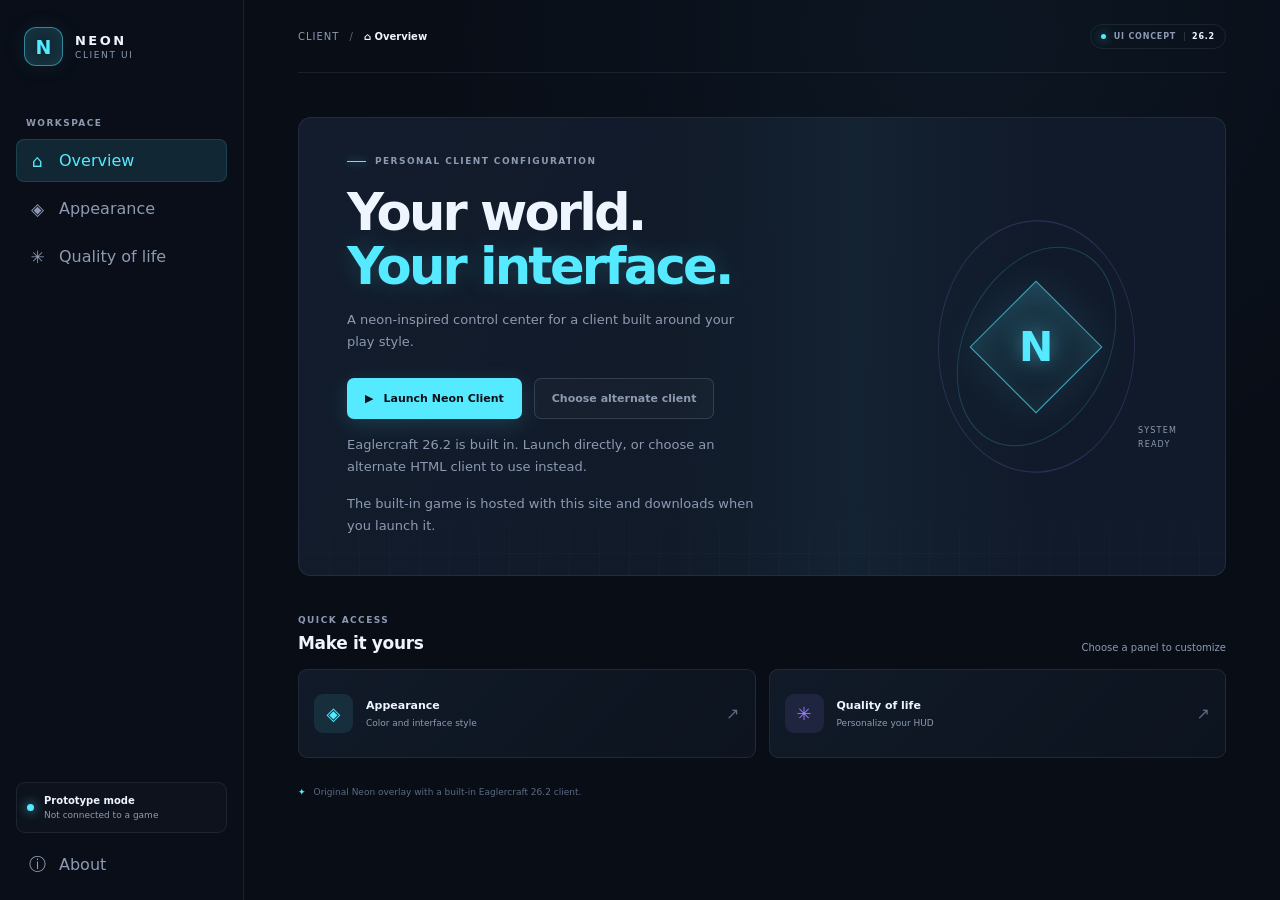
<file: index.html>
<!doctype html>
<html lang="en">
  <head>
    <meta charset="utf-8">
    <meta name="viewport" content="width=device-width, initial-scale=1">
    <meta name="theme-color" content="#090d16">
    <title>Neon Client UI</title>
    <link rel="stylesheet" href="styles.css">
    <script src="storage.js" defer></script>
    <script src="app.js" defer></script>
  </head>
  <body>
    <div class="shell">
      <aside class="sidebar" aria-label="Client navigation">
        <a class="brand" href="#home" data-go="home" aria-label="Neon Client home">
          <span class="brand-mark" aria-hidden="true">N</span>
          <span class="brand-copy">
            <strong>NEON</strong>
            <small>CLIENT UI</small>
          </span>
        </a>

        <div class="nav-label">WORKSPACE</div>
        <nav class="navigation">
          <button class="nav-item is-active" type="button" data-panel="home" aria-current="page">
            <span class="nav-icon" aria-hidden="true">⌂</span>
            <span>Overview</span>
          </button>
          <button class="nav-item" type="button" data-panel="appearance">
            <span class="nav-icon" aria-hidden="true">◈</span>
            <span>Appearance</span>
          </button>
          <button class="nav-item" type="button" data-panel="quality">
            <span class="nav-icon" aria-hidden="true">✳</span>
            <span>Quality of life</span>
          </button>
        </nav>

        <div class="sidebar-bottom">
          <div class="connection-card">
            <span class="status-dot" aria-hidden="true"></span>
            <span>
              <strong>Prototype mode</strong>
              <small>Not connected to a game</small>
            </span>
          </div>
          <button class="nav-item" type="button" data-panel="about">
            <span class="nav-icon" aria-hidden="true">ⓘ</span>
            <span>About</span>
          </button>
        </div>
      </aside>

      <main class="main">
        <header class="topbar">
          <div class="breadcrumb"><span>CLIENT</span><span class="slash">/</span><strong id="current-page">Overview</strong></div>
          <div class="topbar-status">
            <span class="fps-preview" id="fps-preview" hidden>144 <small>FPS</small></span>
            <div class="build-pill"><span class="build-dot" aria-hidden="true"></span> UI CONCEPT <span class="build-version">26.2</span></div>
          </div>
        </header>

        <section class="panel is-visible" id="panel-home" aria-labelledby="welcome-title">
          <div class="hero">
            <div class="hero-copy">
              <div class="eyebrow"><span class="eyebrow-line"></span> PERSONAL CLIENT CONFIGURATION</div>
              <h1 id="welcome-title">Your world.<br><span>Your interface.</span></h1>
              <p>A neon-inspired control center for a client built around your play style.</p>
              <div class="launch-controls">
                <input id="client-file" class="file-input" type="file" accept=".html,.htm,.zip,text/html,application/zip" aria-label="Choose a standalone Eaglercraft client HTML file or ZIP">
                <a class="button button-primary launch-link" id="launch-client" href="game.html" target="_blank" rel="noopener noreferrer">
                  <span aria-hidden="true">▶</span> Launch Neon Client
                </a>
                <button class="button button-secondary" id="choose-client" type="button">Choose alternate client</button>
                <button class="button button-secondary" id="remove-client" type="button" hidden>Use built-in client</button>
              </div>
              <p class="selected-file" id="selected-file" role="status" aria-live="polite">Eaglercraft 26.2 is built in. Launch directly, or choose an alternate HTML client to use instead.</p>
              <p class="selected-file">The built-in game is hosted with this site and downloads when you launch it.</p>
            </div>
            <div class="hero-art" aria-hidden="true">
              <div class="orbit orbit-one"></div>
              <div class="orbit orbit-two"></div>
              <div class="core"><span>N</span></div>
              <div class="art-caption">SYSTEM<br>READY</div>
            </div>
            <div class="hero-grid" aria-hidden="true"></div>
          </div>

          <div class="section-heading">
            <div>
              <div class="eyebrow">QUICK ACCESS</div>
              <h2>Make it yours</h2>
            </div>
            <span class="subtle">Choose a panel to customize</span>
          </div>

          <div class="quick-grid">
            <button class="quick-card" type="button" data-go="appearance">
              <span class="quick-icon icon-cyan" aria-hidden="true">◈</span>
              <span class="quick-content"><strong>Appearance</strong><small>Color and interface style</small></span>
              <span class="card-arrow" aria-hidden="true">↗</span>
            </button>
            <button class="quick-card" type="button" data-go="quality">
              <span class="quick-icon icon-violet" aria-hidden="true">✳</span>
              <span class="quick-content"><strong>Quality of life</strong><small>Personalize your HUD</small></span>
              <span class="card-arrow" aria-hidden="true">↗</span>
            </button>
          </div>

          <footer class="footer-note"><span class="footer-mark" aria-hidden="true">✦</span> Original Neon overlay with a built-in Eaglercraft 26.2 client.</footer>
        </section>

        <section class="panel" id="panel-appearance" aria-labelledby="appearance-title" hidden>
          <div class="page-heading">
            <div class="eyebrow"><span class="eyebrow-line"></span> MAKE IT YOURS</div>
            <h1 id="appearance-title">Appearance</h1>
            <p>Set the accent that lights up your interface.</p>
          </div>
          <div class="settings-card">
            <div class="card-heading">
              <div><h2>Accent color</h2><p>Choose a signal color for highlights and controls.</p></div>
              <span class="tag">THEME</span>
            </div>
            <div class="accent-options" role="group" aria-label="Accent color">
              <button class="accent-choice is-selected" type="button" data-accent="cyan" aria-pressed="true">
                <span class="swatch swatch-cyan" aria-hidden="true"></span><span>Cyan</span><span class="choice-check" aria-hidden="true">✓</span>
              </button>
              <button class="accent-choice" type="button" data-accent="violet" aria-pressed="false">
                <span class="swatch swatch-violet" aria-hidden="true"></span><span>Violet</span><span class="choice-check" aria-hidden="true">✓</span>
              </button>
              <button class="accent-choice" type="button" data-accent="amber" aria-pressed="false">
                <span class="swatch swatch-amber" aria-hidden="true"></span><span>Amber</span><span class="choice-check" aria-hidden="true">✓</span>
              </button>
            </div>
          </div>
          <div class="preview-card">
            <div>
              <span class="tag">LIVE PREVIEW</span>
              <h2>Stay in your element.</h2>
              <p>Accent selection previews across buttons, status lights, and panel details.</p>
            </div>
            <div class="preview-chip"><span class="status-dot" aria-hidden="true"></span> ONLINE</div>
          </div>
        </section>

        <section class="panel" id="panel-quality" aria-labelledby="quality-title" hidden>
          <div class="page-heading">
            <div class="eyebrow"><span class="eyebrow-line"></span> TUNE YOUR SETUP</div>
            <h1 id="quality-title">Quality of life</h1>
            <p>Small interface preferences for a more comfortable session.</p>
          </div>
          <div class="settings-card settings-list">
            <div class="card-heading">
              <div><h2>Interface preferences</h2><p>These controls are a UI demo and do not affect gameplay.</p></div>
              <span class="tag">3 OPTIONS</span>
            </div>
            <label class="setting-row">
              <span class="setting-copy"><strong>Compact HUD</strong><small>Preview a tighter, less distracting layout.</small></span>
              <input class="switch-input" type="checkbox" data-setting="compact-hud" aria-label="Compact HUD">
              <span class="switch" aria-hidden="true"></span>
            </label>
            <label class="setting-row">
              <span class="setting-copy"><strong>Show FPS counter</strong><small>Keep a performance readout visible in the interface.</small></span>
              <input class="switch-input" type="checkbox" data-setting="fps-counter" aria-label="Show FPS counter">
              <span class="switch" aria-hidden="true"></span>
            </label>
            <label class="setting-row">
              <span class="setting-copy"><strong>Reduce motion</strong><small>Use calmer transitions between menu panels.</small></span>
              <input class="switch-input" type="checkbox" data-setting="reduced-motion" aria-label="Reduce motion">
              <span class="switch" aria-hidden="true"></span>
            </label>
          </div>
          <p class="notice-line"><span aria-hidden="true">ⓘ</span> Preferences are temporary in this prototype and reset when the page reloads.</p>
        </section>

        <section class="panel" id="panel-about" aria-labelledby="about-title" hidden>
          <div class="page-heading">
            <div class="eyebrow"><span class="eyebrow-line"></span> PROJECT NOTES</div>
            <h1 id="about-title">About Neon Client</h1>
            <p>An original dark-neon launcher and visual overlay for Eaglercraft 26.2.</p>
          </div>
          <div class="settings-card about-card">
            <span class="about-symbol" aria-hidden="true">N</span>
            <div><h2>Neon launcher and overlay</h2><p>The Eaglercraft 26.2 build is included with permission and runs inside the game view. The ClickGUI adds browser-side visual modules; features that need internal game or renderer hooks are not included.</p></div>
          </div>
        </section>

        <div class="toast" id="toast" role="status" aria-live="polite" hidden></div>
      </main>
    </div>
  </body>
</html>
</file>
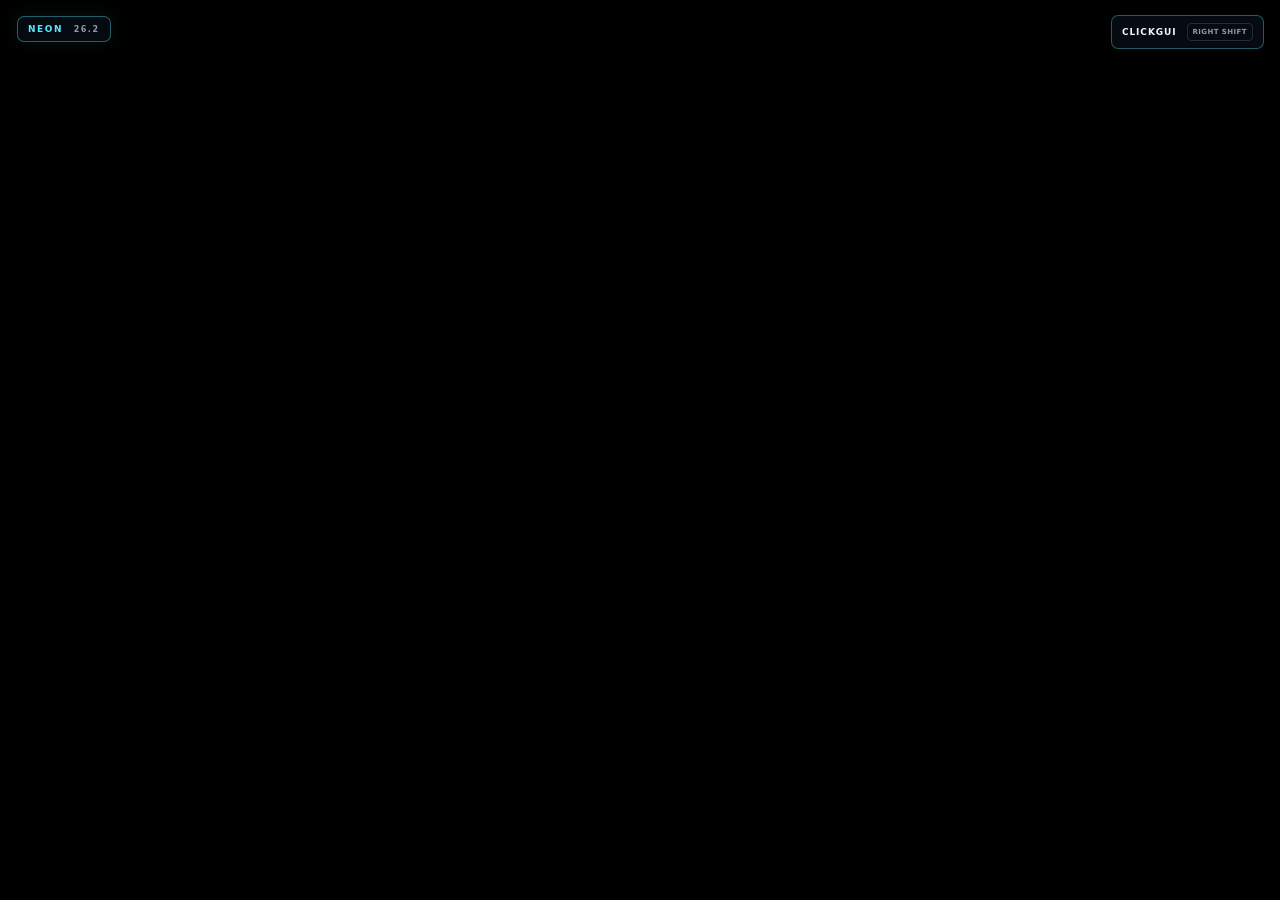
<file: game.html>
<!doctype html>
<html lang="en">
  <head>
    <meta charset="utf-8">
    <meta name="viewport" content="width=device-width, initial-scale=1">
    <meta name="theme-color" content="#090d16">
    <title>Neon Client</title>
    <link rel="stylesheet" href="styles.css">
    <script src="storage.js" defer></script>
    <script src="game.js" defer></script>
  </head>
  <body class="game-page">
    <main class="game-shell">
      <p class="game-loading" id="game-loading" role="status">Loading your saved client…</p>
      <iframe
        class="game-frame"
        id="client-frame"
        title="Eaglercraft 26.2"
        allow="autoplay; clipboard-read; clipboard-write; fullscreen; pointer-lock"
        allowfullscreen
        hidden
      ></iframe>

      <div class="game-badge" id="game-badge" aria-hidden="true">NEON <span>26.2</span></div>
      <button class="gui-trigger" id="gui-trigger" type="button" aria-controls="clickgui" aria-expanded="false">
        CLICKGUI <kbd id="keybind-label">RIGHT SHIFT</kbd>
      </button>

      <div class="clickgui-overlay" id="clickgui" hidden>
        <section class="clickgui-window" role="dialog" aria-modal="true" aria-labelledby="gui-title">
          <aside class="clickgui-sidebar">
            <div class="gui-brand"><span class="gui-brand-icon">N</span><span>NEON<small>CLICKGUI</small></span></div>
            <div class="gui-nav-label">CLIENT</div>
            <nav class="gui-nav" aria-label="ClickGUI sections">
              <button class="gui-nav-item is-active" type="button" data-screen="interface" aria-current="page"><span>◫</span> Interface</button>
              <button class="gui-nav-item" type="button" data-screen="appearance"><span>◈</span> Appearance</button>
            </nav>
            <div class="gui-sidebar-note"><span class="status-dot"></span> Local client loaded</div>
          </aside>

          <div class="clickgui-content">
            <header class="gui-header">
              <div>
                <div class="eyebrow"><span class="eyebrow-line"></span> PERSONAL CLIENT</div>
                <h1 id="gui-title">Interface</h1>
              </div>
              <button class="gui-close" id="close-gui" type="button" aria-label="Close ClickGUI">×</button>
            </header>

            <section class="gui-screen is-active" data-screen-panel="interface" aria-labelledby="interface-title">
              <div class="gui-section-heading">
                <div><h2 id="interface-title">Interface modules</h2><p>Visual controls for the client overlay.</p></div>
                <span class="tag">LOCAL</span>
              </div>
              <div class="gui-module-grid">
                <label class="gui-module">
                  <span class="gui-module-icon">N</span>
                  <span class="gui-module-copy"><strong>Client badge</strong><small>Show the Neon mark over the game.</small></span>
                  <input class="switch-input" type="checkbox" data-pref="showBadge" aria-label="Client badge">
                  <span class="switch" aria-hidden="true"></span>
                </label>
                <label class="gui-module">
                  <span class="gui-module-icon">▱</span>
                  <span class="gui-module-copy"><strong>Compact ClickGUI</strong><small>Use a smaller settings panel.</small></span>
                  <input class="switch-input" type="checkbox" data-pref="compactGui" aria-label="Compact ClickGUI">
                  <span class="switch" aria-hidden="true"></span>
                </label>
                <label class="gui-module">
                  <span class="gui-module-icon">◌</span>
                  <span class="gui-module-copy"><strong>Reduce motion</strong><small>Minimize overlay transitions.</small></span>
                  <input class="switch-input" type="checkbox" data-pref="reducedMotion" aria-label="Reduce motion">
                  <span class="switch" aria-hidden="true"></span>
                </label>
                <label class="gui-module">
                  <span class="gui-module-icon">⌨</span>
                  <span class="gui-module-copy"><strong>Keystrokes HUD</strong><small>Show movement and mouse inputs.</small></span>
                  <input class="switch-input" type="checkbox" data-pref="showKeystrokes" aria-label="Keystrokes HUD">
                  <span class="switch" aria-hidden="true"></span>
                </label>
                <label class="gui-module">
                  <span class="gui-module-icon">◉</span>
                  <span class="gui-module-copy"><strong>CPS counter</strong><small>Count your own left and right clicks.</small></span>
                  <input class="switch-input" type="checkbox" data-pref="showCps" aria-label="CPS counter">
                  <span class="switch" aria-hidden="true"></span>
                </label>
                <label class="gui-module">
                  <span class="gui-module-icon">▥</span>
                  <span class="gui-module-copy"><strong>FPS estimate</strong><small>Show the browser's current frame rate.</small></span>
                  <input class="switch-input" type="checkbox" data-pref="showFps" aria-label="FPS estimate">
                  <span class="switch" aria-hidden="true"></span>
                </label>
                <label class="gui-module">
                  <span class="gui-module-icon">⊕</span>
                  <span class="gui-module-copy"><strong>Custom crosshair</strong><small>Draw an overlay crosshair at screen center.</small></span>
                  <input class="switch-input" type="checkbox" data-pref="showCrosshair" aria-label="Custom crosshair">
                  <span class="switch" aria-hidden="true"></span>
                </label>
              </div>
              <div class="keybind-row">
                <span><strong>Open ClickGUI</strong><small>Change the key that opens this menu.</small></span>
                <button class="keybind-button" id="keybind-button" type="button">RIGHT SHIFT</button>
              </div>
              <div class="crosshair-settings">
                <div class="crosshair-heading"><strong>Custom crosshair</strong><small>Drawn by the overlay; choose a style and color.</small></div>
                <div class="crosshair-controls">
                  <label>Style
                    <select id="crosshair-style">
                      <option value="dot">Dot</option>
                      <option value="circle">Circle</option>
                      <option value="dynamic">Dynamic</option>
                      <option value="t">T-shape</option>
                    </select>
                  </label>
                  <label>Color <input id="crosshair-color" type="color" value="#55eaff" aria-label="Crosshair color"></label>
                  <label>Size <input id="crosshair-size" type="range" min="3" max="12" value="5" aria-label="Crosshair size"></label>
                </div>
              </div>
              <details class="unavailable-modules">
                <summary>Game integration required <span>These need internal client hooks</span></summary>
                <div class="unavailable-grid">
                  <div><strong>Fullbright, zoom, culling, low fire, clear water</strong><small>Requires renderer, lighting, and FOV controls.</small></div>
                  <div><strong>Ping, armor, potion, coordinates, direction HUDs</strong><small>Requires live network and player-state access.</small></div>
                  <div><strong>ToggleSprint / ToggleSneak</strong><small>Requires client movement input integration.</small></div>
                  <div><strong>Totem counter and pop tracker</strong><small>Requires inventory and entity-status events.</small></div>
                  <div><strong>Chat macros</strong><small>Requires a chat API; sending synthetic chat is intentionally not used.</small></div>
                  <div><strong>Crystal delay and anchor indicator</strong><small>Requires entity targeting and world interaction hooks.</small></div>
                  <div><strong>Player / mob hitbox outlines</strong><small>Requires entity bounds and renderer access.</small></div>
                  <div><strong>Capes, wings, custom menu, server list</strong><small>Requires client model, menu, and connection integration.</small></div>
                  <div><strong>Texture pack manager</strong><small>Browser storage alone cannot apply packs without client support.</small></div>
                </div>
              </details>
            </section>

            <section class="gui-screen" data-screen-panel="appearance" aria-labelledby="appearance-title" hidden>
              <div class="gui-section-heading">
                <div><h2 id="appearance-title">Themes</h2><p>Pick a preset or design your own color theme.</p></div>
                <span class="tag">THEME</span>
              </div>
              <div class="gui-accent-options" role="group" aria-label="Accent color">
                <button class="gui-accent" type="button" data-accent="cyan" aria-pressed="false"><span class="swatch" style="--swatch-color:#55eaff"></span>Cyan<span class="choice-check">✓</span></button>
                <button class="gui-accent" type="button" data-accent="violet" aria-pressed="false"><span class="swatch" style="--swatch-color:#ae8bff"></span>Violet<span class="choice-check">✓</span></button>
                <button class="gui-accent" type="button" data-accent="amber" aria-pressed="false"><span class="swatch" style="--swatch-color:#ffc567"></span>Amber<span class="choice-check">✓</span></button>
                <button class="gui-accent" type="button" data-accent="lime" aria-pressed="false"><span class="swatch" style="--swatch-color:#9bff75"></span>Lime<span class="choice-check">✓</span></button>
                <button class="gui-accent" type="button" data-accent="rose" aria-pressed="false"><span class="swatch" style="--swatch-color:#ff6b9b"></span>Rose<span class="choice-check">✓</span></button>
                <button class="gui-accent" type="button" data-accent="ice" aria-pressed="false"><span class="swatch" style="--swatch-color:#75a7ff"></span>Ice<span class="choice-check">✓</span></button>
                <button class="gui-accent" type="button" data-accent="custom" aria-pressed="false"><span class="swatch" id="custom-theme-swatch" style="--swatch-color:#55eaff"></span><span id="custom-theme-name">My theme</span><span class="choice-check">✓</span></button>
              </div>
              <div class="custom-theme-editor">
                <label>Theme name <input id="custom-theme-name-input" type="text" maxlength="24" value="My theme" autocomplete="off"></label>
                <label>Accent color <input id="custom-theme-color" type="color" value="#55eaff" aria-label="Custom theme accent color"></label>
                <button class="keybind-button" id="save-custom-theme" type="button">SAVE MY THEME</button>
              </div>
            </section>

            <footer class="gui-footer"><span id="footer-keybind">Right Shift</span> toggles the ClickGUI <span class="footer-divider">·</span> Settings save in this browser</footer>
          </div>
        </section>
      </div>

      <div class="game-hud" id="game-hud" aria-hidden="true">
        <div class="crosshair crosshair-dot" id="custom-crosshair">
          <i class="crosshair-part top"></i><i class="crosshair-part right"></i>
          <i class="crosshair-part bottom"></i><i class="crosshair-part left"></i>
          <i class="crosshair-part center"></i>
        </div>
        <div class="cps-widget" id="cps-widget" hidden>
          <span>LMB <b id="left-cps">0</b></span><span>RMB <b id="right-cps">0</b></span>
        </div>
        <div class="fps-widget" id="fps-widget" hidden><b id="fps-value">0</b> <span>FPS</span></div>
        <div class="keystrokes-widget" id="keystrokes-widget" hidden>
          <div class="key-row"><kbd data-key="KeyW">W</kbd></div>
          <div class="key-row"><kbd data-key="KeyA">A</kbd><kbd data-key="KeyS">S</kbd><kbd data-key="KeyD">D</kbd></div>
          <div class="key-row"><kbd class="space-key" data-key="Space">SPACE</kbd></div>
          <div class="key-row"><kbd data-key="MouseLeft">LMB</kbd><kbd data-key="MouseRight">RMB</kbd></div>
        </div>
      </div>

      <div class="game-toast" id="game-toast" role="status" aria-live="polite" hidden></div>
    </main>
  </body>
</html>
</file>
<file: styles.css>
:root {
  color-scheme: dark;
  --bg: #090d16;
  --panel: #101725;
  --panel-raised: #131d2d;
  --line: rgba(165, 190, 219, .11);
  --line-bright: rgba(165, 190, 219, .19);
  --text: #eef5ff;
  --muted: #8c9bb2;
  --dim: #5a6b83;
  --accent: #55eaff;
  --accent-rgb: 85, 234, 255;
  --accent-soft: rgba(var(--accent-rgb), .12);
  --violet: #9c7cff;
  --amber: #ffbf5b;
  font-family: Inter, ui-sans-serif, system-ui, -apple-system, BlinkMacSystemFont, "Segoe UI", sans-serif;
}

:root[data-accent="violet"] {
  --accent: #ae8bff;
  --accent-rgb: 174, 139, 255;
}

:root[data-accent="amber"] {
  --accent: #ffc567;
  --accent-rgb: 255, 197, 103;
}

:root[data-accent="lime"] {
  --accent: #9bff75;
  --accent-rgb: 155, 255, 117;
}

:root[data-accent="rose"] {
  --accent: #ff6b9b;
  --accent-rgb: 255, 107, 155;
}

:root[data-accent="ice"] {
  --accent: #75a7ff;
  --accent-rgb: 117, 167, 255;
}

* { box-sizing: border-box; }

body {
  min-width: 320px;
  min-height: 100vh;
  margin: 0;
  background:
    radial-gradient(ellipse at 75% 4%, rgba(35, 92, 130, .11), transparent 34rem),
    var(--bg);
  color: var(--text);
}

button { font: inherit; }

.shell { min-height: 100vh; }

.sidebar {
  position: fixed;
  inset: 0 auto 0 0;
  z-index: 2;
  display: flex;
  width: 244px;
  flex-direction: column;
  padding: 27px 16px 18px;
  border-right: 1px solid var(--line);
  background: rgba(10, 15, 25, .92);
}

.brand { display: flex; align-items: center; gap: 12px; padding: 0 8px; color: var(--text); text-decoration: none; }
.brand-mark, .about-symbol {
  display: grid;
  place-items: center;
  width: 39px;
  height: 39px;
  border: 1px solid rgba(var(--accent-rgb), .5);
  border-radius: 12px;
  background: var(--accent-soft);
  box-shadow: inset 0 0 18px rgba(var(--accent-rgb), .1), 0 0 24px rgba(var(--accent-rgb), .08);
  color: var(--accent);
  font-size: 19px;
  font-weight: 800;
}

.brand-copy { display: grid; gap: 2px; }
.brand-copy strong { font-size: 13px; letter-spacing: .19em; }
.brand-copy small { color: var(--muted); font-size: 9px; letter-spacing: .18em; }
.nav-label, .eyebrow, .tag { color: var(--muted); font-size: 9px; font-weight: 700; letter-spacing: .16em; }
.nav-label { margin: 52px 10px 11px; }
.navigation { display: grid; gap: 5px; }
.nav-item {
  display: flex;
  width: 100%;
  align-items: center;
  gap: 12px;
  min-height: 43px;
  padding: 0 11px;
  border: 1px solid transparent;
  border-radius: 8px;
  background: transparent;
  color: var(--muted);
  text-align: left;
  cursor: pointer;
  transition: color .18s ease, background .18s ease, border-color .18s ease;
}

.nav-item:hover { border-color: var(--line); background: rgba(255,255,255,.025); color: var(--text); }
.nav-item.is-active { border-color: rgba(var(--accent-rgb), .13); background: var(--accent-soft); color: var(--accent); }
.nav-icon { display: grid; width: 19px; place-items: center; font-size: 17px; }
.sidebar-bottom { display: grid; gap: 13px; margin-top: auto; }
.connection-card { display: flex; align-items: center; gap: 10px; padding: 12px 10px; border: 1px solid var(--line); border-radius: 9px; background: rgba(255,255,255,.018); }
.connection-card strong, .connection-card small { display: block; }
.connection-card strong { font-size: 10px; font-weight: 650; }
.connection-card small { margin-top: 4px; color: var(--muted); font-size: 9px; }
.status-dot, .build-dot { width: 7px; height: 7px; flex: 0 0 auto; border-radius: 50%; background: var(--accent); box-shadow: 0 0 11px rgba(var(--accent-rgb), .9); }
.sidebar-bottom .nav-item { min-height: 36px; }

.main { min-height: 100vh; margin-left: 244px; padding: 0 54px 35px; }
.topbar { display: flex; height: 73px; align-items: center; justify-content: space-between; border-bottom: 1px solid var(--line); }
.topbar-status { display: flex; align-items: center; gap: 12px; }
.fps-preview { color: var(--accent); font-size: 10px; font-variant-numeric: tabular-nums; }
.fps-preview small { color: var(--muted); font-size: 8px; letter-spacing: .1em; }
.breadcrumb { display: flex; align-items: center; gap: 10px; color: var(--muted); font-size: 10px; letter-spacing: .1em; }
.breadcrumb strong { color: var(--text); font-weight: 550; letter-spacing: 0; }
.slash { color: var(--dim); }
.build-pill { display: flex; align-items: center; gap: 8px; padding: 7px 10px; border: 1px solid var(--line); border-radius: 99px; color: var(--muted); font-size: 8px; font-weight: 700; letter-spacing: .1em; }
.build-dot { width: 5px; height: 5px; }
.build-version { padding-left: 7px; border-left: 1px solid var(--line-bright); color: var(--text); }
.panel { max-width: 1020px; margin: 0 auto; padding-top: 44px; }
.panel[hidden] { display: none; }
.hero { position: relative; display: flex; min-height: 326px; overflow: hidden; align-items: center; justify-content: space-between; padding: 38px 48px; border: 1px solid var(--line); border-radius: 13px; background: linear-gradient(110deg, #121c2c 0%, #111a29 52%, #101a2a 100%); }
.hero::before { position: absolute; inset: 0; background: linear-gradient(90deg, transparent 40%, rgba(var(--accent-rgb), .04), transparent 80%); content: ""; pointer-events: none; }
.hero-grid { position: absolute; inset: auto 0 0; height: 82px; background-image: linear-gradient(rgba(var(--accent-rgb), .08) 1px, transparent 1px), linear-gradient(90deg, rgba(var(--accent-rgb), .08) 1px, transparent 1px); background-size: 30px 30px; mask-image: linear-gradient(transparent, black); opacity: .46; pointer-events: none; }
.hero-copy { position: relative; z-index: 1; max-width: 460px; }
.eyebrow { display: flex; align-items: center; gap: 9px; }
.eyebrow-line { display: inline-block; width: 19px; height: 1px; background: var(--accent); box-shadow: 0 0 8px rgba(var(--accent-rgb), .7); }
h1, h2, p { margin: 0; }
.hero h1, .page-heading h1 { margin-top: 19px; font-size: clamp(35px, 4vw, 52px); font-weight: 700; letter-spacing: -.055em; line-height: 1.06; }
.hero h1 span { color: var(--accent); text-shadow: 0 0 24px rgba(var(--accent-rgb), .2); }
.hero-copy p, .page-heading p { max-width: 410px; margin-top: 15px; color: var(--muted); font-size: 13px; line-height: 1.7; }
.button { display: inline-flex; min-height: 41px; align-items: center; justify-content: center; gap: 10px; margin-top: 25px; padding: 0 17px; border: 1px solid transparent; border-radius: 7px; font-size: 11px; font-weight: 700; cursor: pointer; transition: transform .18s ease, box-shadow .18s ease, background .18s ease; }
.button:hover { transform: translateY(-1px); }
.button-primary { background: var(--accent); box-shadow: 0 5px 22px rgba(var(--accent-rgb), .16); color: #081018; }
.button-primary:hover { box-shadow: 0 7px 28px rgba(var(--accent-rgb), .28); }
.launch-controls { display: flex; flex-wrap: wrap; align-items: center; gap: 12px; }
.file-input { display: none; }
.launch-link { text-decoration: none; }
.launch-link[aria-disabled="true"] { display: none; }
.download-link { color: var(--muted); font-size: 9px; text-decoration-color: rgba(140, 155, 178, .4); text-underline-offset: 3px; }
.download-link:hover { color: var(--accent); }
.selected-file { min-height: 14px; margin-top: 10px; color: var(--muted); font-size: 9px; }
.hero-art { position: relative; z-index: 1; display: grid; width: 248px; height: 230px; flex: 0 0 auto; place-items: center; margin-right: 17px; }
.core { z-index: 1; display: grid; width: 94px; height: 94px; place-items: center; transform: rotate(45deg); border: 1px solid rgba(var(--accent-rgb), .65); background: linear-gradient(135deg, rgba(var(--accent-rgb), .15), rgba(17, 26, 41, .5)); box-shadow: 0 0 45px rgba(var(--accent-rgb), .12), inset 0 0 32px rgba(var(--accent-rgb), .11); }
.core span { transform: rotate(-45deg); color: var(--accent); font-size: 41px; font-weight: 800; text-shadow: 0 0 23px rgba(var(--accent-rgb), .55); }
.orbit { position: absolute; width: 175px; height: 175px; transform: rotate(-25deg) skew(-20deg); border: 1px solid rgba(var(--accent-rgb), .19); border-radius: 50%; }
.orbit-two { width: 223px; height: 223px; transform: rotate(50deg) skew(14deg); border-color: rgba(156, 124, 255, .2); }
.art-caption { position: absolute; right: -17px; bottom: 10px; color: var(--muted); font-size: 8px; letter-spacing: .15em; line-height: 1.7; }
.section-heading { display: flex; align-items: end; justify-content: space-between; margin: 39px 0 16px; }
.section-heading h2, .card-heading h2, .preview-card h2, .about-card h2 { margin-top: 8px; font-size: 17px; font-weight: 650; letter-spacing: -.02em; }
.subtle { color: var(--muted); font-size: 10px; }
.quick-grid { display: grid; grid-template-columns: repeat(2, minmax(0, 1fr)); gap: 13px; }
.quick-card { display: flex; min-height: 89px; align-items: center; gap: 13px; padding: 15px; border: 1px solid var(--line); border-radius: 9px; background: linear-gradient(135deg, rgba(20, 30, 45, .8), rgba(14, 22, 34, .8)); color: var(--text); text-align: left; cursor: pointer; transition: border-color .18s ease, transform .18s ease, background .18s ease; }
.quick-card:hover { transform: translateY(-2px); border-color: rgba(var(--accent-rgb), .35); background: var(--panel-raised); }
.quick-icon { display: grid; width: 39px; height: 39px; flex: 0 0 auto; place-items: center; border-radius: 9px; font-size: 18px; }
.icon-cyan { background: rgba(var(--accent-rgb), .1); color: var(--accent); }
.icon-violet { background: rgba(156, 124, 255, .11); color: var(--violet); }
.quick-content { display: grid; gap: 6px; }
.quick-content strong { font-size: 11px; font-weight: 650; }
.quick-content small { color: var(--muted); font-size: 9px; }
.card-arrow { margin-left: auto; color: var(--dim); }
.footer-note { display: flex; align-items: center; gap: 8px; margin-top: 29px; color: var(--dim); font-size: 9px; }
.footer-mark { color: var(--accent); }

.page-heading { margin: 12px 0 27px; }
.page-heading h1 { font-size: clamp(32px, 4vw, 43px); }
.page-heading p { margin-top: 11px; }
.settings-card, .preview-card { padding: 23px; border: 1px solid var(--line); border-radius: 10px; background: linear-gradient(135deg, rgba(18, 27, 41, .9), rgba(14, 21, 33, .9)); }
.card-heading { display: flex; align-items: flex-start; justify-content: space-between; gap: 20px; }
.card-heading h2 { margin-top: 0; font-size: 14px; }
.card-heading p, .preview-card p, .about-card p { margin-top: 7px; color: var(--muted); font-size: 10px; line-height: 1.7; }
.tag { padding: 6px 8px; border: 1px solid var(--line); border-radius: 5px; font-size: 8px; white-space: nowrap; }
.accent-options { display: grid; grid-template-columns: repeat(3, minmax(0, 1fr)); gap: 10px; margin-top: 22px; }
.accent-choice { display: flex; min-height: 52px; align-items: center; gap: 10px; padding: 0 12px; border: 1px solid var(--line); border-radius: 7px; background: rgba(255,255,255,.015); color: var(--muted); font-size: 10px; cursor: pointer; }
.accent-choice:hover, .accent-choice.is-selected { border-color: rgba(var(--accent-rgb), .42); background: var(--accent-soft); color: var(--text); }
.swatch { width: 11px; height: 11px; border-radius: 50%; }
.swatch-cyan { background: #55eaff; box-shadow: 0 0 12px rgba(85, 234, 255, .5); }
.swatch-violet { background: #ae8bff; box-shadow: 0 0 12px rgba(174, 139, 255, .5); }
.swatch-amber { background: #ffc567; box-shadow: 0 0 12px rgba(255, 197, 103, .5); }
.choice-check { display: none; margin-left: auto; color: var(--accent); }
.accent-choice.is-selected .choice-check { display: inline; }
.preview-card { display: flex; align-items: center; justify-content: space-between; gap: 22px; margin-top: 14px; }
.preview-card h2 { margin-top: 13px; }
.preview-card p { max-width: 420px; }
.preview-chip { display: flex; align-items: center; gap: 8px; padding: 8px 10px; border: 1px solid rgba(var(--accent-rgb), .23); border-radius: 99px; background: var(--accent-soft); color: var(--accent); font-size: 8px; font-weight: 700; letter-spacing: .12em; white-space: nowrap; }
.settings-list { padding-bottom: 4px; }
.setting-row { display: flex; min-height: 72px; align-items: center; gap: 14px; border-bottom: 1px solid var(--line); cursor: pointer; }
.setting-row:last-child { border-bottom: 0; }
.setting-copy { display: grid; gap: 5px; }
.setting-copy strong { font-size: 11px; font-weight: 600; }
.setting-copy small { color: var(--muted); font-size: 9px; }
.switch-input { position: absolute; width: 1px; height: 1px; overflow: hidden; clip: rect(0, 0, 0, 0); white-space: nowrap; clip-path: inset(50%); }
.switch { position: relative; width: 34px; height: 19px; flex: 0 0 auto; margin-left: auto; border: 1px solid var(--line-bright); border-radius: 99px; background: #1b2636; transition: background .18s ease, border-color .18s ease; }
.switch::after { position: absolute; top: 3px; left: 3px; width: 11px; height: 11px; border-radius: 50%; background: #8290a4; content: ""; transition: transform .18s ease, background .18s ease; }
.switch-input:checked + .switch { border-color: rgba(var(--accent-rgb), .6); background: var(--accent-soft); }
.switch-input:checked + .switch::after { transform: translateX(15px); background: var(--accent); box-shadow: 0 0 9px rgba(var(--accent-rgb), .55); }
.switch-input:focus-visible + .switch { outline: 2px solid var(--accent); outline-offset: 3px; }
.notice-line { display: flex; gap: 8px; margin: 16px 2px 0; color: var(--muted); font-size: 9px; }
.notice-line span { color: var(--accent); }
.about-card { display: flex; align-items: center; gap: 17px; }
.about-card h2 { margin-top: 0; font-size: 14px; }
.about-card p { max-width: 650px; }
.toast { position: fixed; right: 24px; bottom: 23px; z-index: 5; max-width: min(390px, calc(100vw - 32px)); padding: 12px 16px; border: 1px solid rgba(var(--accent-rgb), .38); border-radius: 8px; background: #141f2e; box-shadow: 0 10px 36px rgba(0,0,0,.35); color: var(--text); font-size: 11px; }
.toast[hidden] { display: none; }
.button-secondary { border-color: var(--line-bright); background: rgba(255,255,255,.025); color: var(--muted); }
.button-secondary:hover { border-color: rgba(var(--accent-rgb), .35); color: var(--text); }
.button[hidden] { display: none; }

:root[data-compact="true"] .main { padding-right: 34px; padding-left: 34px; }
:root[data-compact="true"] .hero { min-height: 285px; }
:root[data-reduced-motion="true"] *, :root[data-reduced-motion="true"] *::before, :root[data-reduced-motion="true"] *::after { scroll-behavior: auto !important; transition-duration: .01ms !important; animation-duration: .01ms !important; animation-iteration-count: 1 !important; }

.game-page { overflow: hidden; background: #05070b; }
.game-shell { position: fixed; inset: 0; overflow: hidden; background: #05070b; }
.game-frame { position: absolute; inset: 0; display: block; width: 100%; height: 100%; border: 0; background: #000; }
.game-frame[hidden] { display: none; }
.game-loading { position: absolute; top: 50%; left: 50%; width: min(420px, calc(100vw - 32px)); transform: translate(-50%, -50%); color: var(--muted); font-size: 13px; line-height: 1.7; text-align: center; }
.game-loading a { color: var(--accent); }
.game-badge { position: absolute; top: 16px; left: 17px; z-index: 5; padding: 7px 10px; border: 1px solid rgba(var(--accent-rgb), .38); border-radius: 7px; background: rgba(7, 12, 20, .84); box-shadow: 0 0 18px rgba(var(--accent-rgb), .08); color: var(--accent); font-size: 9px; font-weight: 800; letter-spacing: .17em; pointer-events: none; }
.game-badge span { margin-left: 6px; color: var(--muted); font-size: 8px; font-weight: 600; }
.game-badge[hidden] { display: none; }
.gui-trigger { position: absolute; top: 15px; right: 16px; z-index: 6; display: flex; min-height: 34px; align-items: center; gap: 10px; padding: 0 10px; border: 1px solid rgba(var(--accent-rgb), .35); border-radius: 7px; background: rgba(7, 12, 20, .87); color: var(--text); font-size: 9px; font-weight: 750; letter-spacing: .1em; cursor: pointer; backdrop-filter: blur(8px); }
.gui-trigger:hover { border-color: var(--accent); color: var(--accent); }
.gui-trigger kbd { padding: 4px 5px; border: 1px solid var(--line-bright); border-radius: 4px; color: var(--muted); font: inherit; font-size: 7px; letter-spacing: .06em; }
.game-shell.gui-open, .game-shell.gui-open * { cursor: default !important; }
.game-shell.gui-open button, .game-shell.gui-open input, .game-shell.gui-open select, .game-shell.gui-open a, .game-shell.gui-open [role="button"] { cursor: pointer !important; }
.game-shell.gui-open input[type="range"] { cursor: ew-resize !important; }
.game-shell.gui-open input[type="text"] { cursor: text !important; }
.clickgui-overlay { position: absolute; inset: 0; z-index: 10; display: grid; place-items: center; padding: 24px; background: rgba(3, 7, 13, .72); backdrop-filter: blur(8px) saturate(125%); }
.clickgui-overlay[hidden] { display: none; }
.clickgui-window { display: grid; width: min(920px, calc(100vw - 32px)); height: min(700px, calc(100vh - 32px)); min-height: min(500px, calc(100vh - 32px)); max-height: min(700px, calc(100vh - 32px)); grid-template-columns: 200px minmax(0, 1fr); grid-template-rows: minmax(0, 1fr); overflow: hidden; border: 1px solid rgba(var(--accent-rgb), .32); border-radius: 16px; background: linear-gradient(145deg, #101a29 0%, #0b111c 75%); box-shadow: 0 30px 100px rgba(0, 0, 0, .68), 0 0 45px rgba(var(--accent-rgb), .1); }
.clickgui-sidebar { display: flex; flex-direction: column; padding: 24px 14px 16px; border-right: 1px solid rgba(255,255,255,.07); background: linear-gradient(180deg, rgba(20,31,47,.98), rgba(11,17,28,.98)); }
.gui-brand { display: flex; align-items: center; gap: 10px; padding: 0 4px; color: var(--text); font-size: 11px; font-weight: 800; letter-spacing: .15em; }
.gui-brand small { display: block; margin-top: 3px; color: var(--muted); font-size: 8px; font-weight: 600; letter-spacing: .16em; }
.gui-brand-icon { display: grid; width: 34px; height: 34px; place-items: center; border: 1px solid rgba(var(--accent-rgb), .45); border-radius: 9px; background: var(--accent-soft); color: var(--accent); font-size: 16px; }
.gui-nav-label { margin: 35px 9px 10px; color: var(--dim); font-size: 8px; font-weight: 700; letter-spacing: .18em; }
.gui-nav { display: grid; gap: 5px; }
.gui-nav-item { display: flex; min-height: 40px; align-items: center; gap: 10px; padding: 0 10px; border: 1px solid transparent; border-radius: 7px; background: transparent; color: var(--muted); font-size: 11px; text-align: left; cursor: pointer; transition: background .16s ease, color .16s ease, border-color .16s ease; }
.gui-nav-item > span { width: 15px; color: var(--dim); font-size: 14px; text-align: center; }
.gui-nav-item:hover, .gui-nav-item.is-active { border-color: rgba(var(--accent-rgb), .17); background: var(--accent-soft); color: var(--accent); }
.gui-nav-item.is-active > span { color: var(--accent); }
.gui-sidebar-note { display: flex; align-items: center; gap: 8px; margin-top: auto; padding: 10px 6px 1px; color: var(--muted); font-size: 8px; }
.gui-sidebar-note .status-dot { width: 6px; height: 6px; }
.clickgui-content { display: flex; min-width: 0; min-height: 0; flex-direction: column; overflow-x: hidden; overflow-y: auto; overscroll-behavior-y: contain; padding: 25px 28px 18px; scrollbar-color: rgba(var(--accent-rgb), .55) rgba(255,255,255,.04); scrollbar-width: thin; -webkit-overflow-scrolling: touch; }
.clickgui-content::-webkit-scrollbar { width: 9px; }
.clickgui-content::-webkit-scrollbar-track { background: rgba(255,255,255,.035); }
.clickgui-content::-webkit-scrollbar-thumb { border: 2px solid #0c121e; border-radius: 99px; background: rgba(var(--accent-rgb), .48); }
.clickgui-content::-webkit-scrollbar-thumb:hover { background: var(--accent); }
.gui-header { display: flex; flex: 0 0 auto; align-items: flex-start; justify-content: space-between; padding-bottom: 20px; border-bottom: 1px solid var(--line); }
.gui-header h1 { margin-top: 9px; font-size: 27px; font-weight: 720; letter-spacing: -.045em; }
.gui-close { display: grid; width: 30px; height: 30px; place-items: center; border: 1px solid var(--line); border-radius: 6px; background: rgba(255,255,255,.025); color: var(--muted); font-size: 20px; line-height: 1; cursor: pointer; }
.gui-close:hover { border-color: rgba(var(--accent-rgb), .4); color: var(--accent); }
.gui-screen { min-height: 0; flex: 0 0 auto; overflow: visible; padding-top: 22px; }
.gui-screen[hidden] { display: none; }
.gui-section-heading { display: flex; align-items: flex-start; justify-content: space-between; gap: 15px; }
.gui-section-heading h2 { font-size: 15px; font-weight: 680; }
.gui-section-heading p { margin-top: 6px; color: var(--muted); font-size: 10px; }
.gui-module-grid { display: grid; grid-template-columns: repeat(2, minmax(0, 1fr)); gap: 11px; margin-top: 20px; }
.gui-module { display: grid; min-height: 88px; grid-template-columns: 34px minmax(0, 1fr) 34px; align-items: center; gap: 11px; padding: 13px; border: 1px solid rgba(255,255,255,.085); border-radius: 10px; background: linear-gradient(145deg, rgba(255,255,255,.045), rgba(255,255,255,.018)); cursor: pointer; transition: transform .16s ease, border-color .16s ease, background .16s ease, box-shadow .16s ease; }
.gui-module:hover { transform: translateY(-1px); border-color: rgba(var(--accent-rgb), .42); background: linear-gradient(145deg, rgba(var(--accent-rgb), .09), rgba(255,255,255,.025)); box-shadow: 0 7px 20px rgba(0,0,0,.18); }
.gui-module:focus-within { outline: 2px solid rgba(var(--accent-rgb), .65); outline-offset: 2px; }
.gui-module-icon { display: grid; width: 34px; height: 34px; place-items: center; border: 1px solid rgba(var(--accent-rgb), .13); border-radius: 9px; background: linear-gradient(145deg, var(--accent-soft), rgba(var(--accent-rgb), .045)); color: var(--accent); font-size: 14px; font-weight: 700; }
.gui-module-copy { display: grid; gap: 5px; }
.gui-module-copy strong, .keybind-row strong { color: var(--text); font-size: 11px; font-weight: 680; }
.gui-module-copy small, .keybind-row small { color: var(--muted); font-size: 9px; line-height: 1.5; }
.gui-module .switch { justify-self: end; }
.keybind-row { display: flex; min-height: 61px; align-items: center; justify-content: space-between; gap: 16px; margin-top: 15px; padding: 0 11px; border: 1px solid var(--line); border-radius: 8px; background: rgba(255,255,255,.012); }
.keybind-row > span { display: grid; gap: 5px; }
.keybind-button { min-width: 85px; min-height: 27px; padding: 0 8px; border: 1px solid rgba(var(--accent-rgb), .27); border-radius: 5px; background: var(--accent-soft); color: var(--accent); font-size: 8px; font-weight: 700; letter-spacing: .07em; cursor: pointer; }
.keybind-button:hover { border-color: var(--accent); }
.gui-accent-options { display: grid; gap: 9px; margin-top: 18px; }
.gui-screen[data-screen-panel="appearance"] { overflow: visible; }
.gui-accent { display: flex; min-height: 43px; align-items: center; gap: 10px; padding: 0 12px; border: 1px solid var(--line); border-radius: 7px; background: rgba(255,255,255,.015); color: var(--muted); font-size: 9px; text-align: left; cursor: pointer; }
.gui-accent:hover, .gui-accent.is-selected { border-color: rgba(var(--accent-rgb), .38); background: var(--accent-soft); color: var(--text); }
.gui-accent .swatch { width: 10px; height: 10px; border-radius: 50%; background: var(--swatch-color); box-shadow: 0 0 10px color-mix(in srgb, var(--swatch-color) 45%, transparent); }
.gui-accent .choice-check { display: none; margin-left: auto; color: var(--accent); font-size: 11px; }
.gui-accent.is-selected .choice-check { display: inline; }
.custom-theme-editor { display: grid; grid-template-columns: minmax(0, 1fr) 78px auto; align-items: end; gap: 9px; margin-top: 14px; padding: 12px; border: 1px solid var(--line); border-radius: 8px; background: rgba(255,255,255,.012); }
.custom-theme-editor label { display: grid; gap: 5px; color: var(--muted); font-size: 8px; }
.custom-theme-editor input[type="text"] { width: 100%; height: 29px; padding: 0 8px; border: 1px solid var(--line-bright); border-radius: 5px; background: #101725; color: var(--text); font: inherit; font-size: 9px; }
.custom-theme-editor input[type="color"] { width: 100%; height: 29px; padding: 2px; border: 1px solid var(--line-bright); border-radius: 5px; background: #101725; }
.custom-theme-editor .keybind-button { min-width: 90px; height: 29px; }
.unavailable-modules { margin-top: 15px; border: 1px solid var(--line); border-radius: 8px; background: rgba(255,255,255,.012); }
.unavailable-modules summary { display: flex; min-height: 39px; align-items: center; gap: 9px; padding: 0 11px; color: var(--muted); font-size: 9px; font-weight: 650; cursor: pointer; list-style-position: inside; }
.unavailable-modules summary span { color: var(--dim); font-size: 8px; font-weight: 400; }
.unavailable-grid { display: grid; grid-template-columns: repeat(2, minmax(0, 1fr)); gap: 7px; padding: 0 9px 10px; }
.unavailable-grid > div { display: grid; gap: 5px; padding: 9px; border: 1px solid var(--line); border-radius: 6px; background: rgba(0,0,0,.1); }
.unavailable-grid strong { color: #a6b0c0; font-size: 8px; font-weight: 600; line-height: 1.4; }
.unavailable-grid small { color: var(--dim); font-size: 7px; line-height: 1.45; }
.gui-footer { display: flex; align-items: center; gap: 5px; margin-top: auto; padding-top: 14px; border-top: 1px solid var(--line); color: var(--dim); font-size: 8px; }
.gui-footer > span:first-child { color: var(--accent); }
.footer-divider { padding: 0 3px; }
.game-toast { position: fixed; right: 16px; bottom: 16px; z-index: 15; max-width: min(360px, calc(100vw - 32px)); padding: 11px 14px; border: 1px solid rgba(var(--accent-rgb), .35); border-radius: 7px; background: #121b29; box-shadow: 0 12px 34px rgba(0,0,0,.4); color: var(--text); font-size: 10px; }
.game-toast[hidden] { display: none; }
:root[data-compact-gui="true"] .clickgui-window { width: min(720px, calc(100vw - 32px)); min-height: 420px; }
.game-hud { position: fixed; inset: 0; z-index: 4; overflow: hidden; pointer-events: none; }
.crosshair { --crosshair-color: #55eaff; --crosshair-size: 5px; --crosshair-gap: 5px; position: absolute; top: 50%; left: 50%; width: 0; height: 0; color: var(--crosshair-color); filter: drop-shadow(0 1px 2px #000); }
.crosshair[hidden] { display: none; }
.crosshair-part { position: absolute; display: block; background: currentColor; }
.crosshair .top, .crosshair .bottom { left: calc(var(--crosshair-size) / -2); width: var(--crosshair-size); height: var(--crosshair-size); }
.crosshair .left, .crosshair .right { top: calc(var(--crosshair-size) / -2); width: var(--crosshair-size); height: var(--crosshair-size); }
.crosshair .top { bottom: var(--crosshair-gap); }
.crosshair .bottom { top: var(--crosshair-gap); }
.crosshair .left { right: var(--crosshair-gap); }
.crosshair .right { left: var(--crosshair-gap); }
.crosshair .center { top: calc(var(--crosshair-size) / -2); left: calc(var(--crosshair-size) / -2); width: var(--crosshair-size); height: var(--crosshair-size); }
.crosshair-dot .top, .crosshair-dot .right, .crosshair-dot .bottom, .crosshair-dot .left { display: none; }
.crosshair-dot .center { border-radius: 50%; }
.crosshair-circle .top, .crosshair-circle .right, .crosshair-circle .bottom, .crosshair-circle .left { display: none; }
.crosshair-circle .center { width: calc(var(--crosshair-size) + 3px); height: calc(var(--crosshair-size) + 3px); top: calc((var(--crosshair-size) + 3px) / -2); left: calc((var(--crosshair-size) + 3px) / -2); border: 1px solid currentColor; border-radius: 50%; background: transparent; }
.crosshair-t .bottom, .crosshair-t .center { display: none; }
.crosshair-dynamic[data-moving="true"] { --crosshair-gap: 8px; }
.cps-widget { position: absolute; top: 18px; right: 18px; display: grid; gap: 5px; padding: 9px 11px; border: 1px solid rgba(var(--accent-rgb), .27); border-radius: 7px; background: rgba(7, 12, 20, .84); color: var(--muted); font-size: 9px; letter-spacing: .04em; pointer-events: auto; cursor: grab; user-select: none; touch-action: none; }
.cps-widget[hidden], .keystrokes-widget[hidden] { display: none; }
.cps-widget span { display: flex; justify-content: space-between; gap: 13px; }
.cps-widget b { color: var(--accent); font-variant-numeric: tabular-nums; }
.fps-widget { position: absolute; top: 18px; right: 110px; display: flex; align-items: baseline; gap: 4px; padding: 9px 11px; border: 1px solid rgba(var(--accent-rgb), .27); border-radius: 7px; background: rgba(7, 12, 20, .84); color: var(--muted); font-size: 8px; letter-spacing: .08em; pointer-events: none; }
.fps-widget[hidden] { display: none; }
.fps-widget b { color: var(--accent); font-size: 11px; font-variant-numeric: tabular-nums; }
.keystrokes-widget { position: absolute; bottom: 19px; left: 19px; display: grid; gap: 4px; padding: 9px; border: 1px solid rgba(var(--accent-rgb), .25); border-radius: 8px; background: rgba(7, 12, 20, .82); pointer-events: auto; cursor: grab; user-select: none; touch-action: none; }
.cps-widget.is-dragging, .keystrokes-widget.is-dragging { cursor: grabbing; }
.key-row { display: flex; justify-content: center; gap: 4px; }
.keystrokes-widget kbd { display: grid; width: 27px; height: 26px; place-items: center; border: 1px solid var(--line-bright); border-radius: 5px; background: #141d2a; color: var(--muted); font: 700 9px ui-sans-serif, system-ui, sans-serif; transition: background .08s ease, color .08s ease, border-color .08s ease; }
.keystrokes-widget kbd.is-pressed { border-color: rgba(var(--accent-rgb), .7); background: var(--accent-soft); color: var(--accent); box-shadow: 0 0 12px rgba(var(--accent-rgb), .16); }
.keystrokes-widget kbd.space-key { width: 88px; font-size: 7px; letter-spacing: .08em; }
.crosshair-settings { margin-top: 15px; padding: 12px; border: 1px solid var(--line); border-radius: 8px; background: rgba(255,255,255,.012); }
.crosshair-heading { display: grid; gap: 5px; }
.crosshair-heading strong { color: var(--text); font-size: 9px; font-weight: 650; }
.crosshair-heading small { color: var(--muted); font-size: 8px; }
.crosshair-controls { display: grid; grid-template-columns: 1fr 1fr 1fr; gap: 10px; margin-top: 12px; }
.crosshair-controls label { display: grid; gap: 5px; color: var(--muted); font-size: 8px; }
.crosshair-controls select { min-width: 0; height: 27px; padding: 0 6px; border: 1px solid var(--line-bright); border-radius: 5px; background: #101725; color: var(--text); font: inherit; }
.crosshair-controls input[type="color"] { width: 100%; height: 27px; padding: 2px; border: 1px solid var(--line-bright); border-radius: 5px; background: #101725; cursor: pointer; }
.crosshair-controls input[type="range"] { width: 100%; accent-color: var(--accent); }

@media (prefers-reduced-motion: reduce) {
  *, *::before, *::after { scroll-behavior: auto !important; transition-duration: .01ms !important; animation-duration: .01ms !important; animation-iteration-count: 1 !important; }
}

@media (max-width: 860px) {
  .sidebar { width: 205px; }
  .main { margin-left: 205px; padding-right: 28px; padding-left: 28px; }
  .hero { padding: 34px 30px; }
  .hero-art { width: 190px; margin-right: 0; transform: scale(.85); }
}

@media (max-width: 650px) {
  .sidebar { position: static; width: auto; min-height: auto; padding: 14px 15px; border-right: 0; border-bottom: 1px solid var(--line); }
  .brand { padding: 0 2px; }
  .nav-label, .sidebar-bottom { display: none; }
  .navigation { display: flex; gap: 5px; margin-top: 14px; overflow-x: auto; }
  .nav-item { width: auto; min-height: 36px; flex: 0 0 auto; gap: 7px; padding: 0 9px; font-size: 10px; }
  .nav-icon { font-size: 14px; }
  .main { margin-left: 0; padding: 0 16px 28px; }
  .topbar { height: 54px; }
  .panel { padding-top: 24px; }
  .hero { min-height: 280px; padding: 28px 23px; }
  .hero-art { position: absolute; right: -29px; bottom: -34px; width: 160px; opacity: .33; transform: scale(.8); }
  .hero-copy { max-width: 100%; }
  .hero-copy p { max-width: 290px; }
  .launch-controls { align-items: flex-start; flex-direction: column; gap: 4px; }
  .launch-controls .button { margin-top: 18px; }
  .section-heading { margin-top: 29px; }
  .quick-grid { grid-template-columns: 1fr; }
  .accent-options { grid-template-columns: 1fr; }
  .accent-choice { min-height: 44px; }
  .settings-card, .preview-card { padding: 17px; }
}

@media (max-width: 420px) {
  .build-pill { gap: 6px; padding: 6px 8px; font-size: 7px; }
  .hero h1 { font-size: 37px; }
  .subtle { max-width: 100px; text-align: right; line-height: 1.5; }
  .preview-card { align-items: flex-start; flex-direction: column; }
  .setting-row { gap: 8px; }
  .setting-copy small { max-width: 225px; line-height: 1.5; }
}

@media (max-width: 650px) {
  .clickgui-overlay { padding: 9px; }
  .clickgui-window { width: calc(100vw - 18px); height: calc(100vh - 18px); min-height: min(520px, calc(100vh - 18px)); max-height: calc(100vh - 18px); grid-template-columns: 57px minmax(0, 1fr); border-radius: 12px; }
  .clickgui-sidebar { padding: 14px 6px 10px; align-items: center; }
  .gui-brand { flex-direction: column; gap: 5px; padding: 0; font-size: 7px; }
  .gui-brand small { font-size: 6px; }
  .gui-brand-icon { width: 30px; height: 30px; }
  .gui-nav-label, .gui-sidebar-note { display: none; }
  .gui-nav { width: 100%; margin-top: 25px; }
  .gui-nav-item { justify-content: center; padding: 0; font-size: 0; }
  .gui-nav-item > span { font-size: 17px; }
  .clickgui-content { padding: 18px 13px 11px; }
  .gui-header { padding-bottom: 15px; }
  .gui-header h1 { font-size: 20px; }
  .gui-module-grid { grid-template-columns: 1fr; gap: 7px; margin-top: 13px; }
  .gui-module { min-height: 65px; padding: 8px; }
  .keybind-row { margin-top: 9px; padding: 0 8px; }
  .gui-footer { flex-wrap: wrap; font-size: 7px; }
  .unavailable-grid { grid-template-columns: 1fr; }
  .unavailable-modules summary { flex-wrap: wrap; gap: 5px; padding: 7px 9px; }
  .fps-widget { top: 58px; right: 9px; }
  .custom-theme-editor { grid-template-columns: minmax(0, 1fr) 70px; }
  .custom-theme-editor .keybind-button { grid-column: 1 / -1; width: 100%; }
  .crosshair-controls { gap: 5px; }
  .cps-widget { top: 58px; right: 9px; }
  .keystrokes-widget { bottom: 9px; left: 9px; }
}
</file>
